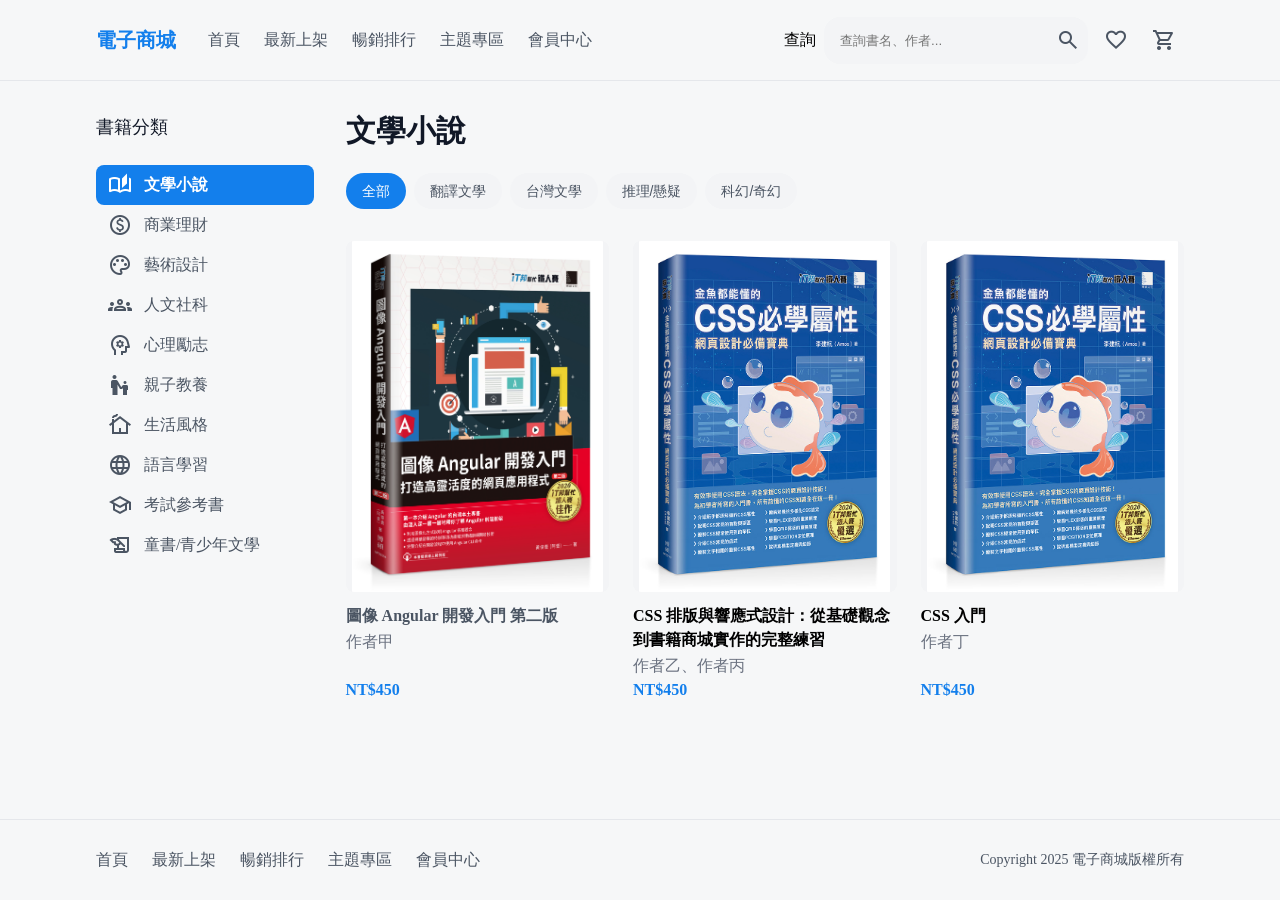
<file: src/index.html>
<!doctype html>
<html lang="zh-Hant">
  <head>
    <meta charset="UTF-8" />
    <meta name="viewport" content="width=device-width, initial-scale=1.0" />
    <title>電子商城</title>
    <link href="https://fonts.googleapis.com/css2?family=MaterialSymbolsOutlined" rel="stylesheet" />
    <link rel="stylesheet" href="style.min.css" />
  </head>
  <body>
    <section>
      <header>
        <div class="container">
          <div class="header-inner">
            <div class="header-brand">
              <h3 class="site-title">電子商城</h3>
              <nav>
                <a href="#">首頁</a>
                <a href="#">最新上架</a>
                <a href="#">暢銷排行</a>
                <a href="#">主題專區</a>
                <a href="#">會員中心</a>
              </nav>
            </div>
            <div class="header-actions">
              <label for="book-search">查詢</label>
              <div class="search">
                <input id="book-search" placeholder="查詢書名、作者..." />
                <button type="button" aria-label="搜尋">
                  <span class="material-symbols-outlined" aria-hidden="true">search</span>
                </button>
              </div>
              <button type="button" aria-label="我的最愛">
                <span class="material-symbols-outlined" aria-hidden="true">favorite</span>
              </button>
              <button type="button" aria-label="購物車">
                <span class="material-symbols-outlined" aria-hidden="true">shopping_cart</span>
              </button>
            </div>
          </div>
        </div>
      </header>
      <div class="main">
        <div class="container">
          <div class="content-layout">
            <aside class="category-sidebar">
              <h2 id="category-title">書籍分類</h2>
              <nav class="category-nav" aria-labelledby="category-title">
                <a href="#" class="active" aria-current="true">
                  <span class="material-symbols-outlined" aria-hidden="true">auto_stories</span>
                  <span>文學小說</span>
                </a>
                <a href="#">
                  <span class="material-symbols-outlined" aria-hidden="true">paid</span>
                  <span>商業理財</span>
                </a>
                <a href="#">
                  <span class="material-symbols-outlined" aria-hidden="true">palette</span>
                  <span>藝術設計</span>
                </a>
                <a href="#">
                  <span class="material-symbols-outlined" aria-hidden="true">groups</span>
                  <span>人文社科</span>
                </a>
                <a href="#">
                  <span class="material-symbols-outlined" aria-hidden="true">psychology</span>
                  <span>心理勵志</span>
                </a>
                <a href="#">
                  <span class="material-symbols-outlined" aria-hidden="true">escalator_warning</span>
                  <span>親子教養</span>
                </a>
                <a href="#">
                  <span class="material-symbols-outlined" aria-hidden="true">cottage</span>
                  <span>生活風格</span>
                </a>
                <a href="#">
                  <span class="material-symbols-outlined" aria-hidden="true">language</span>
                  <span>語言學習</span>
                </a>
                <a href="#">
                  <span class="material-symbols-outlined" aria-hidden="true">school</span>
                  <span>考試參考書</span>
                </a>
                <a href="#">
                  <span class="material-symbols-outlined" aria-hidden="true">history_edu</span>
                  <span>童書/青少年文學</span>
                </a>
              </nav>
            </aside>
            <main class="book-main">
              <h1>文學小說</h1>
              <div class="mobile-tools">
                <label for="mobile-search">書名或作者</label>
                <input id="mobile-search" type="search" placeholder="輸入書名或作者" />
                <details>
                  <summary>書籍分類</summary>
                  <nav aria-label="手機書籍分類">
                    <a href="#" aria-current="true">文學小說</a>
                    <a href="#">商業理財</a>
                    <a href="#">藝術設計</a>
                    <a href="#">人文社科</a>
                    <a href="#">心理勵志</a>
                    <a href="#">親子教養</a>
                    <a href="#">生活風格</a>
                    <a href="#">語言學習</a>
                    <a href="#">考試參考書</a>
                    <a href="#">童書/青少年文學</a>
                  </nav>
                </details>
              </div>
              <div class="tag">
                <button type="button" class="selected">全部</button>
                <button type="button">翻譯文學</button>
                <button type="button">台灣文學</button>
                <button type="button">推理/懸疑</button>
                <button type="button">科幻/奇幻</button>
              </div>
              <div class="books">
                <div>
                  <img src="./assets/images/angular.jpg" alt="圖像 Angular 開發入門第二版封面" />
                  <h4><a href="./book.html" target="_blank">圖像 Angular 開發入門 第二版</a></h4>
                  <span>作者甲</span>
                  <span>NT$450</span>
                </div>
                <div>
                  <img src="./assets/images/css.jpg" alt="CSS 書籍封面" />
                  <h4>CSS 排版與響應式設計：從基礎觀念到書籍商城實作的完整練習</h4>
                  <span>作者乙、作者丙</span>
                  <span>NT$450</span>
                </div>
                <div>
                  <img src="./assets/images/css.jpg" alt="CSS 書籍封面" />
                  <h4>CSS 入門</h4>
                  <span>作者丁</span>
                  <span>NT$450</span>
                </div>
              </div>
            </main>
          </div>
        </div>
      </div>
      <footer>
        <div class="container">
          <div class="footer-inner">
            <nav class="footer-nav" aria-label="頁尾導覽">
              <a href="#">首頁</a>
              <a href="#">最新上架</a>
              <a href="#">暢銷排行</a>
              <a href="#">主題專區</a>
              <a href="#">會員中心</a>
            </nav>
            <p>Copyright 2025 電子商城版權所有</p>
          </div>
        </div>
      </footer>
    </section>
  </body>
</html>
</file>
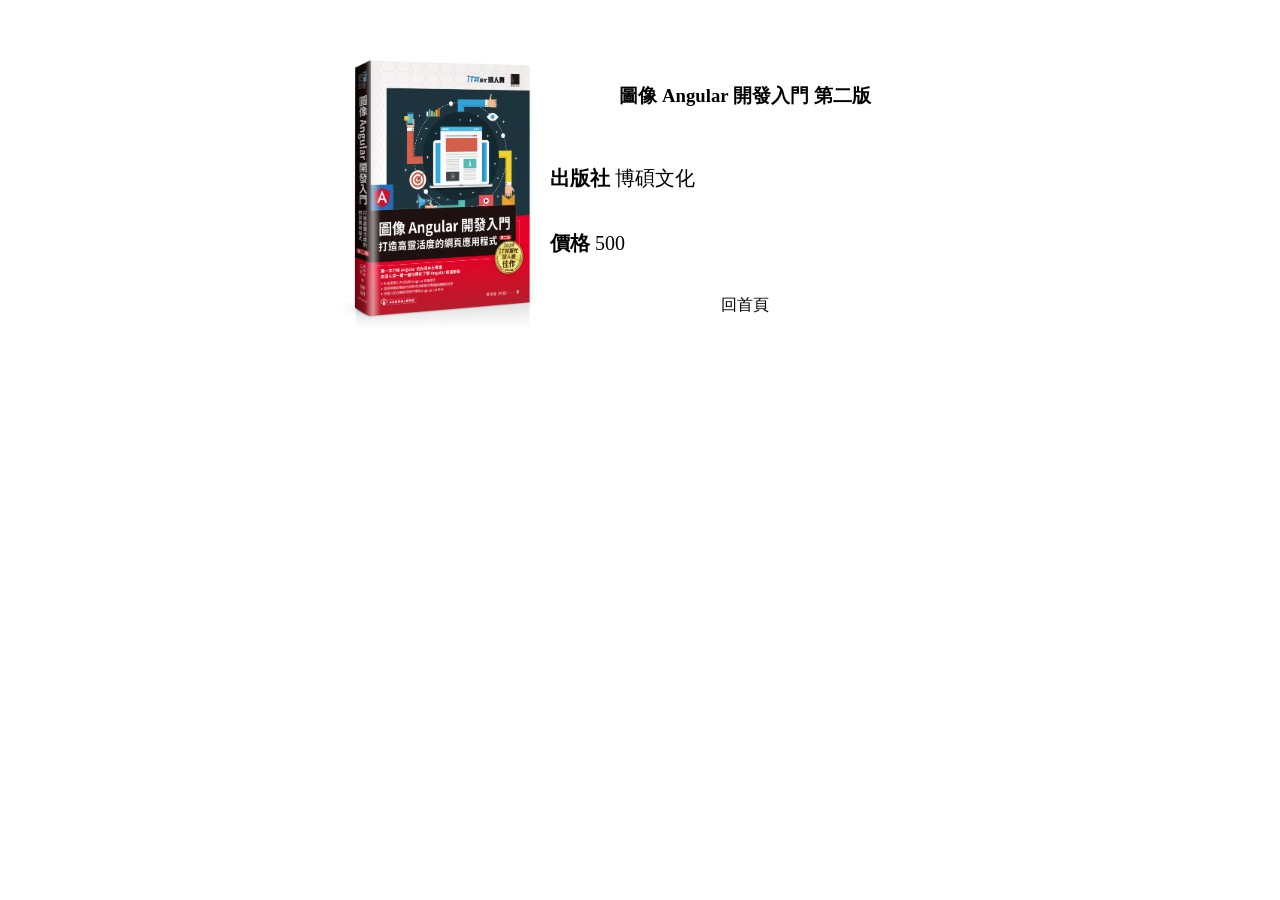
<file: src/angular.html>
<!doctype html>
<html lang="en">
  <head>
    <meta charset="UTF-8" />
    <meta name="viewport" content="width=device-width, initial-scale=1.0" />
    <title>圖像 Angular 開發入門 第二版</title>
    <link rel="stylesheet" href="angular.css" />
  </head>
  <body>
    <section class="container">
      <img src="./assets/images/angular.jpg" alt="" />
      <h3>圖像 Angular 開發入門 第二版</h3>
      <div class="column">
        <strong>出版社</strong>
        <span>博碩文化</span>
      </div>
      <div class="column">
        <strong>價格</strong>
        <span>500</span>
      </div>
      <div class="toolbar">
        <a href="./index.html">回首頁</a>
      </div>
    </section>
  </body>
</html>
</file>
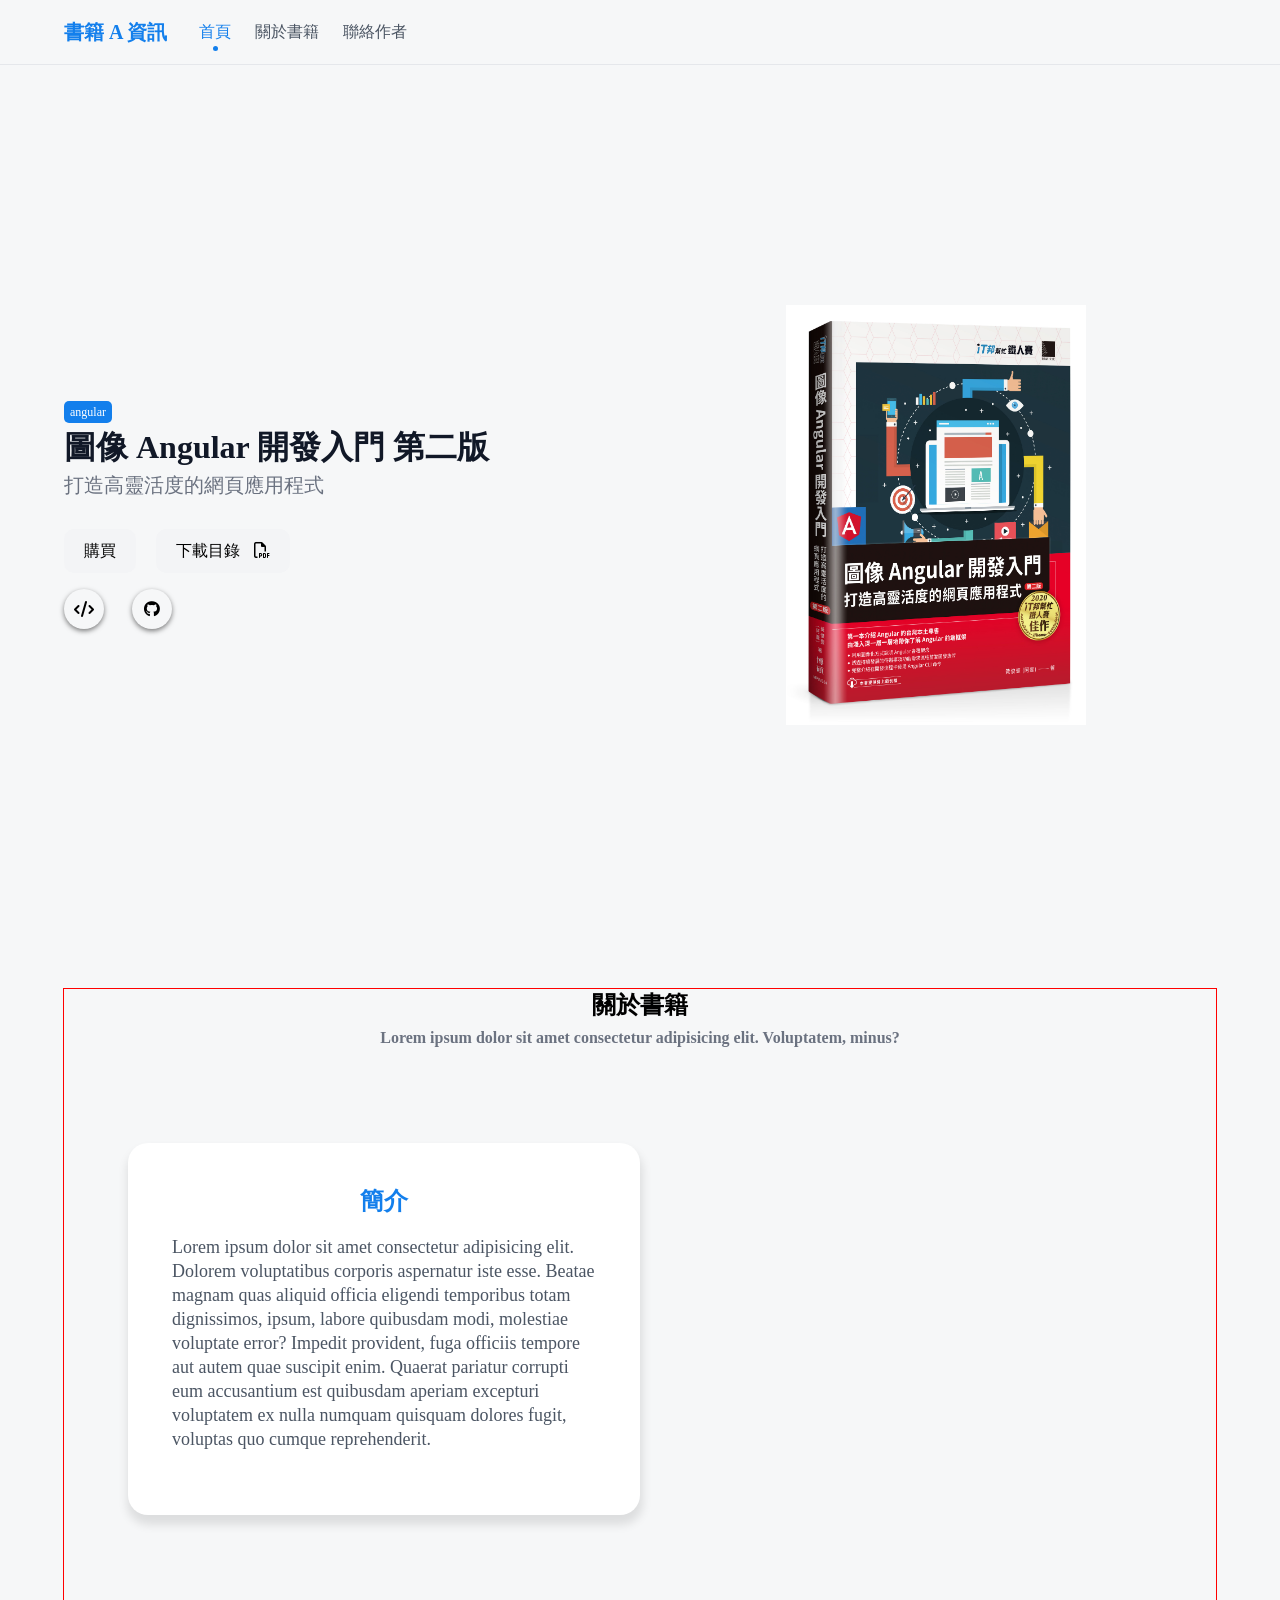
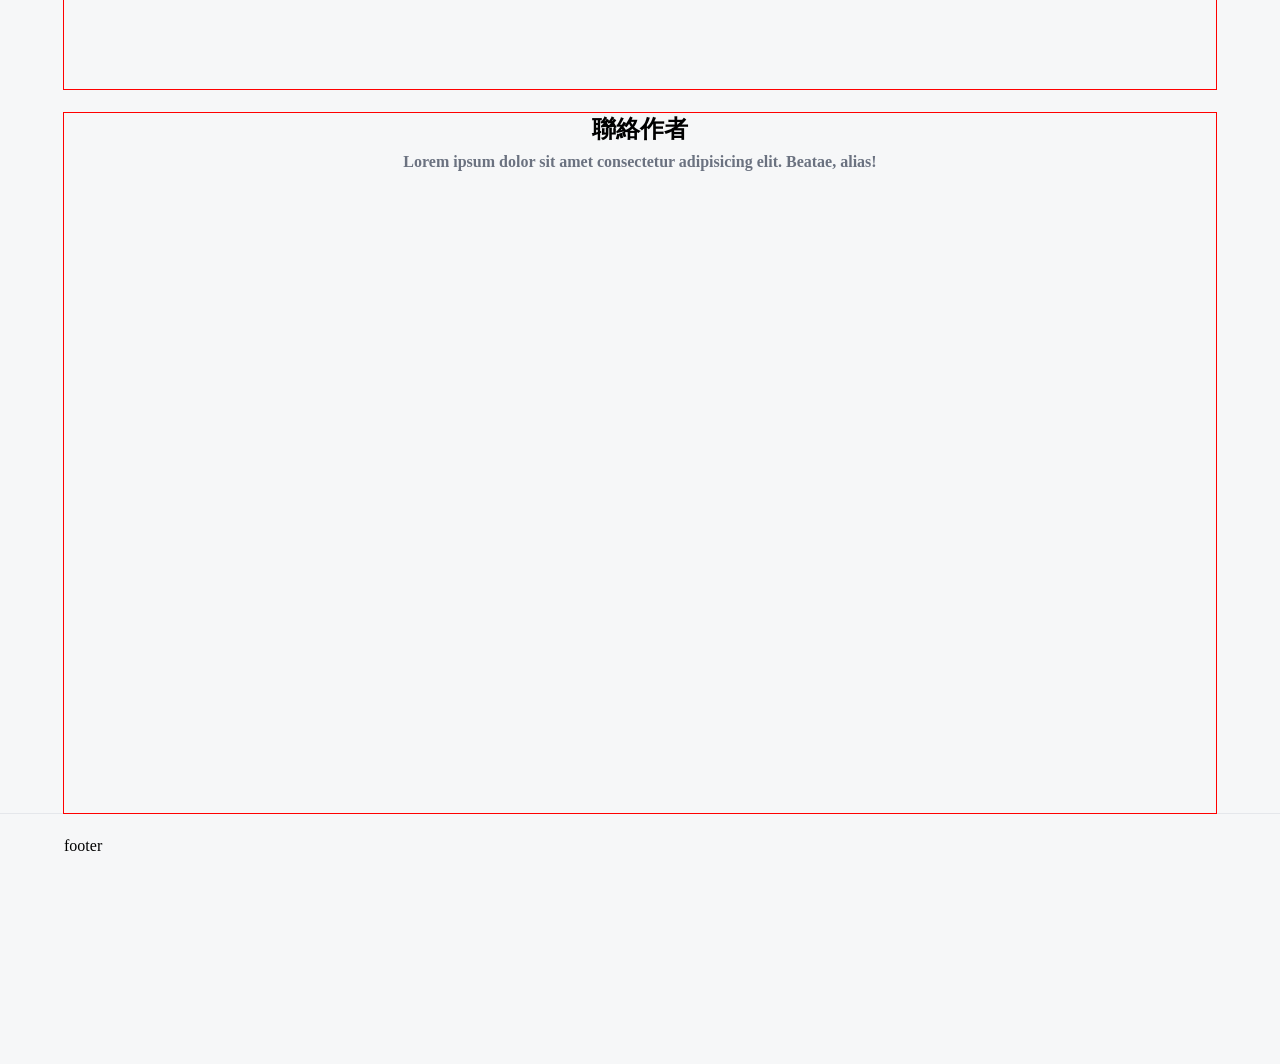
<file: src/book.html>
<!doctype html>
<html lang="zh-Hant">
  <head>
    <meta charset="UTF-8" />
    <meta name="viewport" content="width=device-width, initial-scale=1.0" />
    <title>書籍 A 資訊</title>
    <link rel="stylesheet" href="book.min.css" />
    <link rel="stylesheet" href="https://cdnjs.cloudflare.com/ajax/libs/font-awesome/6.6.0/css/all.min.css" />
  </head>
  <body>
    <section>
      <header>
        <div class="container">
          <div>
            <strong class="book-brand">書籍 A 資訊</strong>
            <nav aria-label="書籍頁導覽">
              <a href="#home" class="active">首頁</a>
              <a href="#book">關於書籍</a>
              <a href="#contact">聯絡作者</a>
            </nav>
          </div>
        </div>
      </header>
      <main class="wrapper">
        <div id="home" class="home">
          <div class="text">
            <span>angular</span>
            <h3>圖像 Angular 開發入門 第二版</h3>
            <strong>打造高靈活度的網頁應用程式</strong>
            <div class="button">
              <button type="button">購買</button>
              <button type="button">下載目錄 <i class="fa-regular fa-file-pdf"></i></button>
            </div>
            <div class="icons">
              <div class="icon"><i class="fa-solid fa-code"></i></div>
              <div class="icon"><i class="fa-brands fa-github"></i></div>
            </div>
          </div>
          <div class="image">
            <img src="./assets/images/angular.jpg" alt="" srcset="" />
          </div>
        </div>
        <div id="book" class="page">
          <div class="title">
            <h2>關於書籍</h2>
            <strong>Lorem ipsum dolor sit amet consectetur adipisicing elit. Voluptatem, minus?</strong>
          </div>
          <div class="content">
            <div class="introduce">
              <div class="card">
                <h3>簡介</h3>
                <div>
                  Lorem ipsum dolor sit amet consectetur adipisicing elit. Dolorem voluptatibus corporis aspernatur iste esse. Beatae magnam
                  quas aliquid officia eligendi temporibus totam dignissimos, ipsum, labore quibusdam modi, molestiae voluptate error?
                  Impedit provident, fuga officiis tempore aut autem quae suscipit enim. Quaerat pariatur corrupti eum accusantium est
                  quibusdam aperiam excepturi voluptatem ex nulla numquam quisquam dolores fugit, voluptas quo cumque reprehenderit.
                </div>
              </div>
            </div>
            <div class="skills"></div>
          </div>
        </div>
        <div id="contact" class="page">
          <div class="title">
            <h2>聯絡作者</h2>
            <strong>Lorem ipsum dolor sit amet consectetur adipisicing elit. Beatae, alias!</strong>
          </div>
        </div>
      </main>
      <footer>
        <div class="container">
          <div>footer</div>
        </div>
      </footer>
    </section>
    <script src="./main.js"></script>
  </body>
</html>
</file>
<file: src/angular.css>
section.container {
  margin: 0px auto;
  margin-top: 50px;
  width: 600px;
  display: grid;
  grid-template-columns: 200px 1fr;
  gap: 10px;
}

img {
  width: 100%;
  grid-row: 1 / 5;
}

h3,
div.toolbar {
  text-align: center;
  align-self: center;
}

div.column {
  font-size: 20px;
  align-self: center;
}

a,
a:active,
a:hover,
a:focus {
  color: black;
  text-decoration: none;
}
</file>
<file: src/style.min.css>
:root{--search-bar-display: flex;--aside-display: block;--book-min-width: 256px;--container-padding-left: 2rem;--container-padding-right: 2rem;--nav-display: flex}@media(max-width: 1024px){:root{--search-bar-display: none;--aside-display: none;--book-min-width: 200px}}@media(max-width: 640px){:root{--container-padding-left: 1.5rem;--container-padding-right: 1.5rem;--nav-display: none}}:root{--primary-color: #137fec;--second-color: #aa8e12;--white-color: #fff;--background-color: #f6f7f8;--text-color: #4b5563;--border-color: #e5e7eb;--gray-color-100: #f3f4f6;--gray-color-500: #6b7280;--header-color: #111827}section{display:flex;flex-direction:column;min-height:100vh}section>.main{flex-grow:1}.container{width:100%;max-width:90vw;box-sizing:border-box;margin:0px auto;padding-left:var(--container-padding-left);padding-right:var(--container-padding-right)}a{color:var(--text-color);text-decoration:none}a:hover{color:var(--primary-color)}a:focus-visible{outline:2px solid var(--primary-color);outline-offset:3px}header{border-bottom:solid 1px var(--border-color);background-color:var(--background-color);position:sticky;top:0;z-index:50}header .header-inner{min-height:4rem;height:auto;flex-wrap:wrap;gap:.5rem 1rem;padding-block:.5rem;display:flex;justify-content:space-between;align-items:center}header .header-inner .site-title{margin:0px;font-size:1.25rem;font-weight:700;line-height:1.75rem;color:#137fec}header .header-inner .header-brand,header .header-inner .header-actions{display:flex;align-items:center}header .header-inner .header-brand.header-brand,header .header-inner .header-actions.header-brand{min-width:0;flex-wrap:wrap;gap:.5rem 2rem}header .header-inner .header-brand.header-actions,header .header-inner .header-actions.header-actions{gap:.5rem}header .header-inner nav{display:var(--nav-display);flex-wrap:wrap;gap:1.5rem}header .header-inner label[for=book-search]{display:var(--search-bar-display)}header .header-inner div.search{display:var(--search-bar-display);align-items:stretch;gap:0}header .header-inner div.search input{border-top-left-radius:1rem;border-bottom-left-radius:1rem;width:200px;padding:1rem .5rem 1rem 1rem;border:none;background-color:var(--gray-color-100)}header .header-inner div.search button{border-top-right-radius:1rem;border-bottom-right-radius:1rem;padding:.5rem;border:none;cursor:pointer;background-color:var(--gray-color-100)}header .header-inner .search input:focus-visible,header .header-inner button:focus-visible{outline:2px solid var(--primary-color);outline-offset:3px}header .header-inner button{background-color:rgba(0,0,0,0);padding:.5rem;border:none;cursor:pointer;color:var(--text-color);display:inline-flex;align-items:center;justify-content:center}header .material-symbols-outlined{font-size:1.5rem;line-height:1}.content-layout{display:flex;align-items:flex-start;gap:2rem;padding-block:2rem}.category-sidebar{display:var(--aside-display);width:20%;flex-shrink:0;position:sticky;top:6rem}.category-sidebar h2{margin:0;font-size:1.125rem;font-weight:500;line-height:1.75rem;color:var(--header-color)}.category-sidebar .category-nav{margin-block:1.5rem}.category-sidebar .category-nav a{display:flex;align-items:center;gap:.75rem;padding:.5rem .75rem;border-radius:.5rem;overflow-wrap:anywhere}.category-sidebar .category-nav a:hover{background-color:var(--gray-color-100);color:var(--primary-color)}.category-sidebar .category-nav a.active{background-color:var(--primary-color);color:#fff;font-weight:700}.category-sidebar .category-nav .material-symbols-outlined{flex-shrink:0;font-size:1.5rem;line-height:1}.book-main{flex:1 1 0%;min-width:0;overflow-wrap:anywhere}.book-main h1{margin:0 0 1.5rem;font-size:1.875rem;font-weight:600;line-height:2.25rem;color:var(--header-color)}.book-main .tag{display:flex;flex-wrap:wrap;gap:.5rem;margin-bottom:2rem}.book-main .tag button{padding:.5rem 1rem;border:0;border-radius:1.5rem;font-size:.875rem;font-weight:500;line-height:1.25rem;color:var(--text-color);background-color:var(--gray-color-100);cursor:pointer}.book-main .tag button:focus-visible{outline:2px solid var(--primary-color);outline-offset:3px}.book-main .tag button.selected{background-color:var(--primary-color);color:#fff}.book-main .books{display:grid;grid-template-columns:repeat(auto-fill, minmax(min(100%, var(--book-min-width)), 1fr));gap:2.5rem 1.5rem}.book-main .books>div{display:flex;flex-direction:column;gap:.25rem;min-width:0;overflow-wrap:anywhere}.book-main .books>div img{display:block;width:100%;border-radius:.5rem;aspect-ratio:3/4;-o-object-fit:contain;object-fit:contain;background:var(--gray-color-100)}.book-main .books>div h4{margin:.5rem 0 0;font-size:1rem;font-weight:600;line-height:1.5rem}.book-main .books>div h4 a:hover{color:var(--primary-color)}.book-main .books>div h4 a:focus-visible{outline:2px solid var(--primary-color);outline-offset:3px}.book-main .books>div span:first-of-type{color:var(--gray-color-500)}.book-main .books>div span:last-of-type{color:var(--primary-color);font-weight:700;margin-top:auto}.mobile-tools{display:none}@media(max-width: 1024px){.mobile-tools{display:grid;gap:.75rem;margin-bottom:1.5rem}.mobile-tools input{width:100%;min-width:0;box-sizing:border-box;padding:.75rem}.mobile-tools summary{cursor:pointer;padding-block:.5rem}.mobile-tools nav{display:grid;gap:.5rem}}.mobile-tools :focus-visible{outline:2px solid var(--primary-color);outline-offset:3px}footer{border-top:1px solid var(--border-color)}footer .footer-inner{display:flex;flex-wrap:wrap;justify-content:space-between;align-items:center;gap:1rem 1.5rem;padding-block:1rem}footer .footer-nav{display:var(--nav-display);flex-wrap:wrap;gap:.75rem 1.5rem}footer p{color:var(--text-color);font-size:.875rem;font-weight:400;line-height:1.25rem}html,body{margin:0;padding:0}body{background-color:var(--background-color)}/*# sourceMappingURL=style.min.css.map */
</file>
<file: src/book.min.css>
:root{--primary-color: #137fec;--second-color: #aa8e12;--white-color: #fff;--background-color: #f6f7f8;--text-color: #4b5563;--border-color: #e5e7eb;--gray-color-100: #f3f4f6;--gray-color-500: #6b7280;--header-color: #111827}:root{--search-bar-display: flex;--aside-display: block;--book-min-width: 256px;--container-padding-left: 2rem;--container-padding-right: 2rem;--nav-display: flex}@media(max-width: 1024px){:root{--search-bar-display: none;--aside-display: none;--book-min-width: 200px}}@media(max-width: 640px){:root{--container-padding-left: 1.5rem;--container-padding-right: 1.5rem;--nav-display: none}}header{border-bottom:solid 1px var(--border-color);background-color:var(--background-color);position:sticky;top:0;z-index:50}header div.container>div{gap:2rem}header .book-brand{margin:0px;font-size:1.25rem;font-weight:700;line-height:1.75rem;color:var(--primary-color)}header nav{display:var(--nav-display);gap:1.5rem}header nav .active{position:relative;color:var(--primary-color)}header nav .active::after{content:"";width:5px;height:5px;background-color:var(--primary-color);border-radius:50%;position:absolute;left:calc(50% - 2.5px);bottom:-8px}section{width:100%}section div.container{max-width:90vw;margin:0px auto;padding-left:var(--container-padding-left);padding-right:var(--container-padding-right)}section div.container>div{width:100%;height:4rem;display:flex;align-items:center}section main.wrapper{max-width:90vw;margin:0 auto;padding-left:var(--container-padding-left);padding-right:var(--container-padding-right)}section main.wrapper>div[id]{scroll-margin-top:var(--book-header-offset)}section main.wrapper>div.home{height:100vh}section main.wrapper>div.page{outline:solid 1px red;min-height:700px}section main.wrapper>div.page div.title{margin-top:1.5rem;margin-bottom:6rem;text-align:center}section main.wrapper>div.page div.title h2{margin:0;margin-bottom:.5rem}section main.wrapper>div.page div.title strong{color:var(--gray-color-500)}a{color:var(--text-color);text-decoration:inherit}a:hover{color:var(--primary-color)}footer{border-top:1px solid var(--border-color);height:250px}div.home{display:flex;justify-content:space-between;gap:2rem}div.home>div{flex:1 1 0%;min-width:0;width:auto}div.home>div.text{display:flex;flex-direction:column;justify-content:center}div.home>div.text>span{align-self:flex-start;background-color:var(--primary-color);color:var(--white-color);padding:3px 6px;font-size:.75rem;font-weight:400;line-height:1rem;border-radius:5px}div.home>div.text h3{margin:0;font-size:2rem;font-weight:700;line-height:3rem;color:var(--header-color)}div.home>div.text strong{font-size:1.25rem;font-weight:400;line-height:1.75rem;margin-bottom:30px;color:var(--gray-color-500)}div.home>div.text div.button{display:flex;flex-wrap:wrap;gap:1.25rem}div.home>div.text div.button button{font-size:1rem;font-weight:500;line-height:1.25rem;padding:.75rem 1.25rem;background-color:var(--gray-color-100);border:none;border-radius:10px;cursor:pointer}div.home>div.text div.button button:hover{background-color:var(--second-color);color:var(--white-color)}div.home>div.text div.button button>i{margin-left:10px}div.home>div.text div.icons{margin-top:1rem;display:flex;gap:1.75rem}div.home>div.text div.icons .icon{display:flex;justify-content:center;align-items:center;width:40px;height:40px;border-radius:50%;box-shadow:0px 2px 5px 0px rgba(0,0,0,.5);cursor:pointer}div.home>div.image{display:flex;justify-content:center;align-items:center}div.home>div.image img{display:block;width:min(100%,var(--home-image-width, 300px));height:auto}div.content{display:flex;justify-content:space-between;gap:50px}div.introduce{width:50%}div.introduce div.card{display:flex;flex-direction:column;justify-content:center;align-items:center;margin-left:4rem;padding:1.5rem 1.25rem 4rem;background-color:var(--white-color);border-radius:20px;box-shadow:1px 8px 10px 2px rgba(0,0,0,.1)}div.introduce div.card h3{margin-bottom:1.5rem;font-size:1.5rem;font-weight:600;line-height:1.25rem;color:var(--primary-color)}div.introduce div.card>div{padding-inline:1.5rem;font-size:1.125rem;font-weight:400;line-height:1.5rem;color:var(--text-color)}html,body{margin:0;padding:0}html{--book-header-offset: 5rem;scroll-behavior:smooth}body{background-color:var(--background-color)}@media(prefers-reduced-motion: reduce){html{scroll-behavior:auto}}/*# sourceMappingURL=book.min.css.map */
</file>
